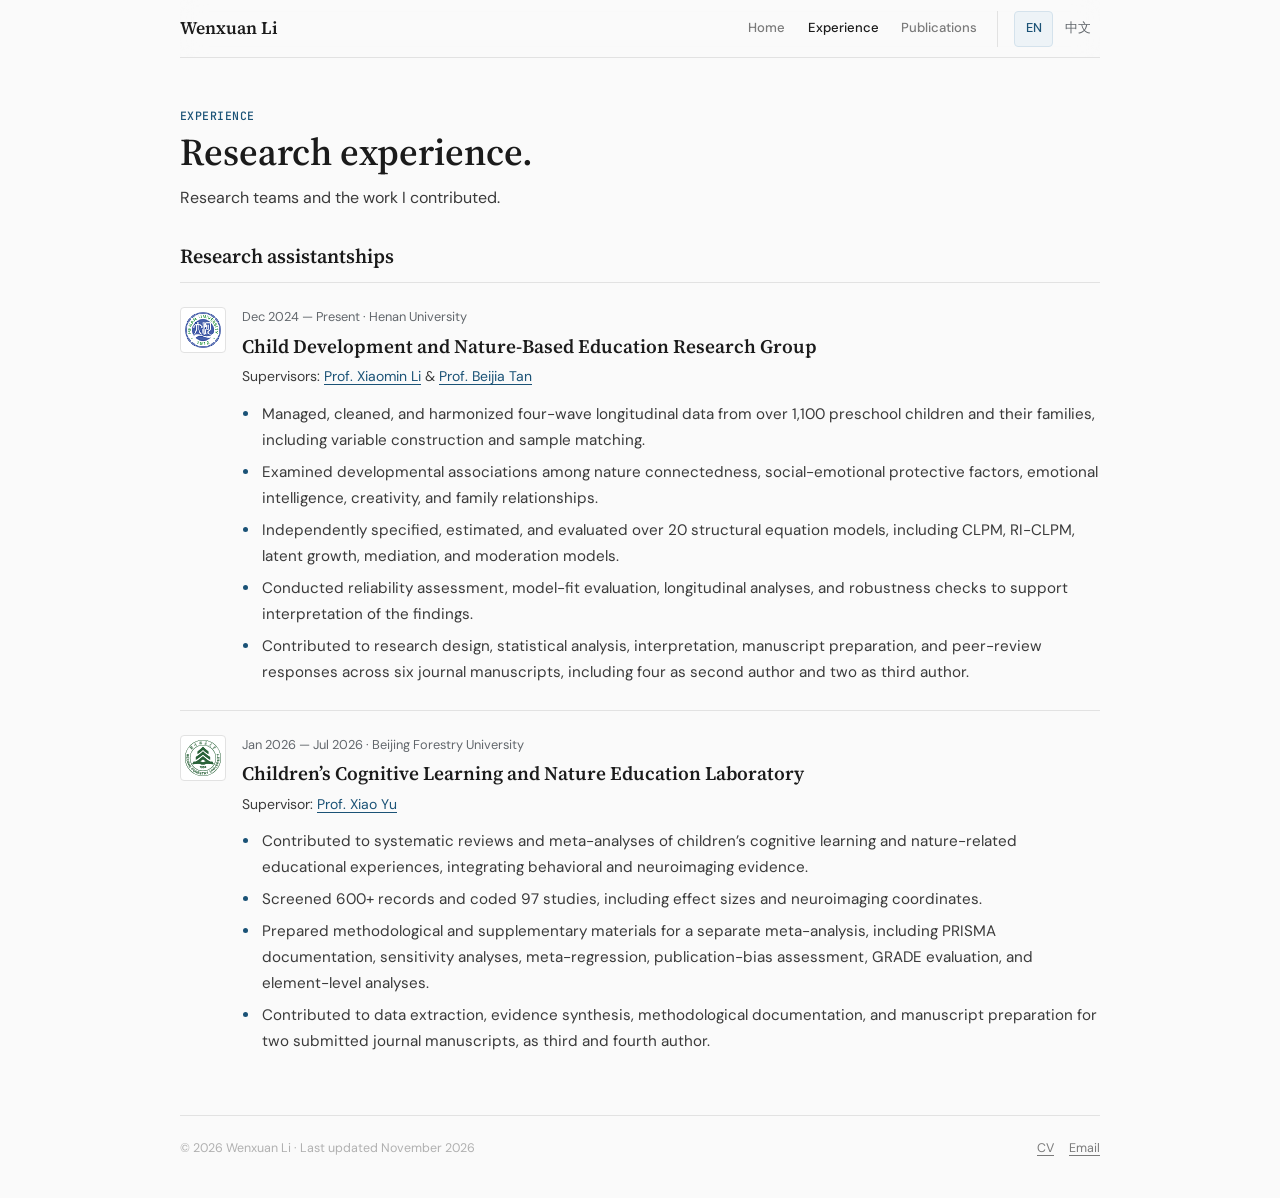
<file: experience.html>
<!doctype html>
<html lang="en">
  <head>
    <meta charset="utf-8">
    <meta name="viewport" content="width=device-width, initial-scale=1">
    <meta name="description" content="Research assistant experience and contributions of Wenxuan Li.">
    <title>Experience — Wenxuan Li</title>
    <link rel="stylesheet" href="styles.css">
    <link rel="stylesheet" href="experience.css">
    <link rel="stylesheet" href="language.css">
    <link rel="preconnect" href="https://fonts.googleapis.com">
    <link rel="preconnect" href="https://fonts.gstatic.com" crossorigin>
    <link href="https://fonts.googleapis.com/css2?family=Source+Serif+4:ital,opsz,wght@0,8..60,300;0,8..60,400;0,8..60,500;0,8..60,600;0,8..60,700;1,8..60,400&family=DM+Sans:ital,opsz,wght@0,9..40,300;0,9..40,400;0,9..40,500;0,9..40,600&family=JetBrains+Mono:wght@300;400;500&display=swap" rel="stylesheet">
    <script src="script.js" defer></script>
    <script src="language.js" defer></script>
  </head>
  <body class="refined-page experience-page">
    <div class="site-shell">
      <header class="site-header">
        <a class="wordmark" href="index.html" aria-label="Wenxuan Li, home"><strong>Wenxuan Li</strong></a>
        <button class="menu-toggle" type="button" aria-expanded="false" aria-controls="site-nav">Menu</button>
        <nav class="site-nav" id="site-nav" aria-label="Primary navigation">
          <a href="index.html">Home</a>
          <a href="experience.html" aria-current="page">Experience</a>
          <a href="publications.html">Publications</a>
        </nav>
        <div class="language-switcher" role="group" aria-label="Language" hidden>
          <button type="button" data-language="en" lang="en" aria-pressed="true">EN</button>
          <button type="button" data-language="zh" lang="zh-CN" aria-pressed="false">中文</button>
        </div>
      </header>

      <main>
        <section class="page-hero">
          <p class="eyebrow">Experience</p>
          <h1 class="page-title">Research experience.</h1>
          <p class="page-deck">Research teams and the work I contributed.</p>
        </section>

        <section class="experience-section" aria-labelledby="groups-title">
          <h2 id="groups-title">Research assistantships</h2>

          <article class="experience-entry experience-role">
            <div class="experience-logo"><img src="assets/logos/henu.png" alt="Henan University logo" loading="lazy"></div>
            <div class="experience-content">
              <p class="experience-meta">Dec 2024 — Present · Henan University</p>
              <h3>Child Development and Nature-Based Education Research Group</h3>
              <p class="experience-supervisors">Supervisors: <a href="https://jykx.henu.edu.cn/info/1080/8782.htm" target="_blank" rel="noopener noreferrer">Prof. Xiaomin Li</a> &amp; <a href="https://jykx.henu.edu.cn/info/1080/8790.htm" target="_blank" rel="noopener noreferrer">Prof. Beijia Tan</a></p>
              <ul class="experience-bullets">
                <li>Managed, cleaned, and harmonized four-wave longitudinal data from over 1,100 preschool children and their families, including variable construction and sample matching.</li>
                <li>Examined developmental associations among nature connectedness, social-emotional protective factors, emotional intelligence, creativity, and family relationships.</li>
                <li>Independently specified, estimated, and evaluated over 20 structural equation models, including CLPM, RI-CLPM, latent growth, mediation, and moderation models.</li>
                <li>Conducted reliability assessment, model-fit evaluation, longitudinal analyses, and robustness checks to support interpretation of the findings.</li>
                <li>Contributed to research design, statistical analysis, interpretation, manuscript preparation, and peer-review responses across six journal manuscripts, including four as second author and two as third author.</li>
              </ul>
            </div>
          </article>

          <article class="experience-entry experience-role">
            <div class="experience-logo"><img src="assets/logos/bfu.svg" alt="Beijing Forestry University logo" loading="lazy"></div>
            <div class="experience-content">
              <p class="experience-meta">Jan 2026 — Jul 2026 · Beijing Forestry University</p>
              <h3>Children’s Cognitive Learning and Nature Education Laboratory</h3>
              <p class="experience-supervisors">Supervisor: <a href="https://renwen.bjfu.edu.cn/szdw/xlxx/xlxfjs/401935.html" target="_blank" rel="noopener noreferrer">Prof. Xiao Yu</a></p>
              <ul class="experience-bullets">
                <li>Contributed to systematic reviews and meta-analyses of children’s cognitive learning and nature-related educational experiences, integrating behavioral and neuroimaging evidence.</li>
                <li>Screened 600+ records and coded 97 studies, including effect sizes and neuroimaging coordinates.</li>
                <li>Prepared methodological and supplementary materials for a separate meta-analysis, including PRISMA documentation, sensitivity analyses, meta-regression, publication-bias assessment, GRADE evaluation, and element-level analyses.</li>
                <li>Contributed to data extraction, evidence synthesis, methodological documentation, and manuscript preparation for two submitted journal manuscripts, as third and fourth author.</li>
              </ul>
            </div>
          </article>
        </section>

      </main>

      <footer class="site-footer">
        <span>© 2026 Wenxuan Li · Last updated November 2026</span>
        <div class="footer-links"><a href="CV.pdf" target="_blank" rel="noopener noreferrer">CV</a><a href="mailto:lwx201621@henu.edu.cn">Email</a></div>
      </footer>
    </div>
  </body>
</html>
</file>
<file: styles.css>
:root {
  --bg: #ffffff;
  --ink: #1f2328;
  --muted: #57606a;
  --line: #e3e6ea;
  --navy: #232d4b;
  --purple: #1a5fb4;
  --pink: #e57200;
  --faint: #8a8e96;
  --venue: #7a2e2e;
  --cream: #fff6eb;
  --lilac: #eef5ff;
  --max: 880px;
  --serif: Georgia, "Times New Roman", "Songti SC", serif;
  --sans: "Helvetica Neue", Arial, sans-serif;
}

* {
  box-sizing: border-box;
}

html {
  scroll-behavior: smooth;
}

body {
  margin: 0;
  color: var(--ink);
  background: var(--bg);
  font-family: var(--serif);
  font-size: 17px;
  line-height: 1.58;
  text-rendering: optimizeLegibility;
}

a {
  color: var(--purple);
}

img {
  max-width: 100%;
}

:focus-visible {
  outline: 2px solid var(--pink);
  outline-offset: 4px;
}

.site-shell {
  width: min(var(--max), calc(100% - 40px));
  margin: 0 auto;
}

.site-header {
  display: flex;
  align-items: center;
  justify-content: space-between;
  min-height: 72px;
  border-bottom: 1px solid var(--line);
}

.wordmark {
  color: var(--ink);
  text-decoration: none;
}

.wordmark strong {
  font: 700 16px/1 var(--sans);
  letter-spacing: 0.12em;
  text-transform: uppercase;
}

.wordmark span {
  display: none;
}

.site-nav {
  display: flex;
  gap: 27px;
}

.site-nav a {
  position: relative;
  padding: 24px 0 20px;
  color: var(--muted);
  font-size: 16px;
  text-decoration: none;
}

.site-nav a::after {
  content: "";
  position: absolute;
  right: 0;
  bottom: 14px;
  left: 0;
  height: 2px;
  background: var(--pink);
  transform: scaleX(0);
  transition: transform 170ms ease;
}

.site-nav a:hover::after,
.site-nav a[aria-current="page"]::after {
  transform: scaleX(1);
}

.site-nav a[aria-current="page"] {
  color: var(--ink);
  font-weight: 700;
}

.menu-toggle {
  display: none;
  border: 0;
  background: transparent;
  color: var(--ink);
  font: 700 12px/1 var(--sans);
  letter-spacing: 0.08em;
  text-transform: uppercase;
}

main {
  min-height: calc(100vh - 190px);
}

.eyebrow {
  margin: 0 0 11px;
  color: var(--pink);
  font: 700 12.5px/1.2 var(--sans);
  letter-spacing: 0.12em;
  text-transform: uppercase;
}

.hero {
  display: grid;
  grid-template-columns: minmax(0, 1fr) 230px;
  gap: 48px;
  align-items: start;
  padding: 54px 0 46px;
}

.hero-copy {
  position: relative;
}

.hero h1 {
  margin: 0 0 11px;
  font-size: clamp(42px, 7vw, 58px);
  font-weight: 700;
  letter-spacing: -0.035em;
  line-height: 1;
  color: var(--navy);
}

.hero h1 span {
  display: inline;
  margin-left: 0.12em;
  color: var(--pink);
}

.pop-note {
  display: inline-block;
  margin: 0 0 18px;
  padding: 4px 8px;
  border-radius: 4px;
  background: var(--cream);
  color: #79674f;
  font: 700 10px/1.3 var(--sans);
  transform: rotate(-1deg);
}

.hero-intro {
  max-width: 570px;
  margin: 26px 0 0;
  font-size: 19px;
  line-height: 1.58;
}

.hero-meta {
  display: flex;
  flex-wrap: wrap;
  gap: 6px 18px;
  margin-top: 22px;
  color: var(--muted);
  font-size: 15px;
}

.hero-links {
  display: flex;
  flex-wrap: wrap;
  gap: 18px;
  margin-top: 22px;
}

.button-link,
.text-link {
  color: var(--purple);
  font-size: 15.5px;
  text-decoration: none;
}

.button-link:hover,
.text-link:hover {
  color: var(--pink);
  text-decoration: underline;
  text-underline-offset: 4px;
}

.button-link::after,
.text-link::after {
  content: " ↗";
}

.hero-portrait {
  position: relative;
  overflow: visible;
}

.hero-portrait img {
  display: block;
  width: 230px;
  height: 230px;
  border-radius: 9px;
  object-fit: cover;
  object-position: center;
  box-shadow: 0 8px 22px rgba(53, 43, 66, 0.12);
}

.portrait-note,
.portrait-star {
  display: none;
}

.fact-grid {
  display: grid;
  grid-template-columns: repeat(4, 1fr);
  border-top: 1px solid var(--line);
  border-bottom: 1px solid var(--line);
}

.fact {
  padding: 20px 18px 22px 0;
}

.fact + .fact {
  padding-left: 18px;
  border-left: 1px solid var(--line);
}

.fact-index {
  display: block;
  margin-bottom: 10px;
  color: var(--muted);
  font: 700 9px/1.2 var(--sans);
  letter-spacing: 0.08em;
  text-transform: uppercase;
}

.fact strong {
  display: block;
  color: var(--ink);
  font-size: 27px;
  line-height: 1.05;
}

.fact span:last-child {
  display: block;
  margin-top: 6px;
  color: var(--muted);
  font-size: 12px;
  line-height: 1.35;
}

.section-block {
  padding: 55px 0 8px;
}

.section-heading {
  margin-bottom: 20px;
}

.section-heading h2,
.page-title {
  margin: 0;
  color: var(--navy);
  font-size: 31px;
  font-weight: 700;
  letter-spacing: -0.02em;
  line-height: 1.15;
}

.section-heading h2 br,
.page-title br {
  display: none;
}

.section-heading p {
  max-width: 720px;
  margin: 8px 0 0;
  color: var(--muted);
  font-size: 17px;
}

.home-about {
  padding-top: 48px;
}

.about-intro {
  padding: 20px 0 28px;
  border-top: 1px solid var(--line);
  border-bottom: 1px solid var(--line);
}

.about-lead {
  max-width: 650px;
  margin: 0 0 20px;
  font-size: 23px;
  font-weight: 700;
  line-height: 1.42;
}

.about-columns {
  display: grid;
  grid-template-columns: repeat(2, 1fr);
  gap: 34px;
}

.about-columns p {
  margin: 0;
  color: var(--muted);
  font-size: 16.5px;
}

.skills-grid {
  display: grid;
  grid-template-columns: repeat(3, 1fr);
  gap: 30px;
  padding-top: 18px;
  border-top: 1px solid var(--line);
}

.skill-group h3,
.direction h3 {
  margin: 0 0 11px;
  font-size: 18px;
}

.plain-list {
  margin: 0;
  padding: 0;
  list-style: none;
}

.plain-list li {
  padding: 5px 0;
  color: var(--muted);
  font-size: 15.5px;
  line-height: 1.45;
}

.direction-list {
  display: grid;
  grid-template-columns: repeat(2, 1fr);
  gap: 36px;
  padding-top: 18px;
  border-top: 1px solid var(--line);
}

.direction {
  position: relative;
}

.direction .number {
  color: var(--pink);
  font: 700 10px/1 var(--sans);
  letter-spacing: 0.08em;
}

.direction h3 {
  margin-top: 12px;
  font-size: 19px;
}

.direction p {
  margin: 0;
  color: var(--muted);
  font-size: 14px;
}

.research-list {
  border-top: 1px solid var(--line);
}

.research-item {
  display: grid;
  grid-template-columns: 175px minmax(0, 1fr);
  gap: 34px;
  padding: 27px 0 30px;
  border-bottom: 1px solid var(--line);
}

.research-meta {
  color: var(--muted);
  font: 700 11.5px/1.55 var(--sans);
  letter-spacing: 0.06em;
  text-transform: uppercase;
}

.research-meta span {
  display: block;
}

.research-meta span:first-child {
  margin-bottom: 7px;
  color: var(--pink);
}

.research-item h3 {
  max-width: 650px;
  margin: 0 0 9px;
  color: var(--navy);
  font-size: 20px;
  line-height: 1.35;
}

.research-item p {
  margin: 0;
  color: var(--muted);
  font-size: 16.5px;
}

.research-item a {
  display: inline-block;
  margin-top: 10px;
  font-size: 15px;
  text-decoration: none;
}

.research-item a:hover {
  color: var(--pink);
  text-decoration: underline;
  text-underline-offset: 3px;
}

.research-visuals {
  display: grid;
  grid-template-columns: repeat(2, minmax(0, 1fr));
  gap: 16px;
  margin-top: 24px;
  align-items: start;
}

.research-figure {
  margin: 0;
}

.research-figure a {
  display: block;
  margin: 0;
}

.research-figure img {
  display: block;
  width: 100%;
  height: 220px;
  border: 1px solid var(--line);
  background: #fff;
  object-fit: contain;
}

.research-figure a:hover img {
  border-color: var(--pink);
}

.research-figure figcaption {
  margin-top: 8px;
  color: var(--muted);
  font-size: 13px;
  line-height: 1.45;
}

.page-hero {
  padding: 50px 0 30px;
}

.page-deck {
  max-width: 680px;
  margin: 9px 0 0;
  color: var(--muted);
  font-size: 17px;
}

.timeline {
  padding: 5px 0 52px;
  counter-reset: role;
}

.role {
  counter-increment: role;
  display: grid;
  grid-template-columns: 150px minmax(0, 1fr);
  gap: 34px;
  padding: 30px 0 32px;
  border-top: 1px solid var(--line);
}

.role-meta::before {
  content: "0" counter(role);
  display: block;
  margin-bottom: 10px;
  color: var(--pink);
  font: 700 10px/1 var(--sans);
}

.role-meta time,
.role-meta span {
  display: block;
  color: var(--muted);
  font: 700 12px/1.55 var(--sans);
  letter-spacing: 0.05em;
  text-transform: uppercase;
}

.role-body h2 {
  margin: 0;
  color: var(--navy);
  font-size: 22px;
  line-height: 1.25;
}

.role-body .affiliation {
  margin: 5px 0 0;
  color: var(--muted);
  font-size: 14.5px;
}

.mentor-link {
  color: var(--purple);
  font-weight: 700;
  text-decoration-thickness: 1px;
  text-underline-offset: 3px;
}

.mentor-link::after {
  content: " ↗";
  font-family: var(--sans);
  font-size: 9px;
}

.role-details {
  display: grid;
  grid-template-columns: 0.72fr 1.28fr;
  gap: 30px;
  margin-top: 20px;
}

.role-details h3 {
  margin: 0 0 7px;
  color: var(--muted);
  font: 700 11.5px/1 var(--sans);
  letter-spacing: 0.08em;
  text-transform: uppercase;
}

.role-details p,
.role-details li {
  color: var(--muted);
  font-size: 15.5px;
}

.role-details p {
  margin: 0;
}

.role-details ul {
  margin: 0;
  padding-left: 17px;
}

.role-details li + li {
  margin-top: 7px;
}

.publication-summary {
  display: grid;
  grid-template-columns: repeat(3, 1fr);
  margin: 2px 0 0;
  padding: 14px 0;
  border-top: 1px solid var(--line);
  border-bottom: 1px solid var(--line);
}

.publication-summary div + div {
  padding-left: 22px;
  border-left: 1px solid var(--line);
}

.publication-summary strong {
  color: var(--pink);
  font-size: 27px;
}

.publication-summary span {
  display: block;
  color: var(--muted);
  font: 700 11.5px/1.35 var(--sans);
  letter-spacing: 0.07em;
  text-transform: uppercase;
}

.pub-section {
  padding: 42px 0 0;
}

.pub-section:last-of-type {
  padding-bottom: 54px;
}

.pub-section h2 {
  margin: 0 0 8px;
  color: var(--navy);
  font: 700 15px/1.2 var(--sans);
  letter-spacing: 0.12em;
  text-transform: uppercase;
}

.pub-list {
  margin: 0;
  padding: 0;
  border-top: 1px solid var(--line);
  list-style: none;
}

.pub-item {
  display: grid;
  grid-template-columns: 92px minmax(0, 1fr) 145px;
  gap: 24px;
  padding: 22px 0 24px;
  border-bottom: 1px solid var(--line);
}

.pub-year,
.pub-venue {
  color: var(--muted);
  font: 700 12.5px/1.55 var(--sans);
  letter-spacing: 0.04em;
  text-transform: uppercase;
}

.pub-main h3 {
  margin: 0;
  color: var(--navy);
  font-size: 18px;
  line-height: 1.35;
}

.pub-main h3 a {
  color: var(--ink);
  text-decoration-color: var(--pink);
  text-underline-offset: 3px;
}

.pub-main h3 a:hover {
  color: var(--purple);
}

.pub-authors,
.pub-note {
  margin: 6px 0 0;
  color: var(--muted);
  font-size: 14px;
}

.status {
  display: inline-block;
  margin-top: 8px;
  padding: 3px 7px;
  border-radius: 999px;
  background: #f2f3f5;
  color: var(--muted);
  font: 700 11px/1.2 var(--sans);
  letter-spacing: 0.06em;
  text-transform: uppercase;
}

.status.published {
  background: var(--cream);
  color: var(--venue);
}

.status.accepted {
  background: #edf7ef;
  color: #2f6f44;
}

.status.under-review {
  background: var(--lilac);
  color: var(--purple);
}

.status.submitted {
  background: #f8eeee;
  color: var(--venue);
}

.about-layout {
  display: grid;
  grid-template-columns: 250px minmax(0, 1fr);
  gap: 52px;
  padding: 8px 0 54px;
}

.about-image {
  position: sticky;
  top: 25px;
  align-self: start;
  margin: 0;
}

.about-image img {
  display: block;
  width: 250px;
  height: 310px;
  border-radius: 9px;
  object-fit: cover;
  object-position: center;
  box-shadow: 0 8px 22px rgba(53, 43, 66, 0.1);
}

.about-image figcaption {
  display: flex;
  justify-content: space-between;
  margin-top: 7px;
  color: var(--muted);
  font: 700 8px/1.3 var(--sans);
  letter-spacing: 0.07em;
  text-transform: uppercase;
}

.about-copy .lead {
  margin: 0 0 22px;
  font-size: 24px;
  font-weight: 700;
  line-height: 1.35;
}

.about-copy p {
  margin: 0 0 19px;
}

.music-sticker {
  float: right;
  width: 160px;
  margin: 0 0 16px 24px;
  padding: 13px 15px;
  border: 1px solid #eadfea;
  border-radius: 8px;
  background: var(--lilac);
}

.music-sticker span {
  display: block;
  color: var(--purple);
  font: 700 8px/1 var(--sans);
  letter-spacing: 0.08em;
  text-transform: uppercase;
}

.music-sticker strong {
  display: block;
  margin-top: 7px;
  font-size: 14px;
}

.music-sticker i {
  color: var(--pink);
}

.aside-note {
  margin: 28px 0;
  padding: 12px 16px;
  border-left: 3px solid var(--pink);
  background: var(--cream);
  font-size: 18px;
}

.small-label {
  margin: 38px 0 9px;
  color: var(--ink);
  font: 700 11px/1.2 var(--sans);
  letter-spacing: 0.1em;
  text-transform: uppercase;
}

.currently-list {
  margin: 0;
  padding: 0;
  border-top: 1px solid var(--line);
  list-style: none;
}

.currently-list li {
  display: grid;
  grid-template-columns: 120px 1fr;
  gap: 18px;
  padding: 10px 0;
  border-bottom: 1px solid var(--line);
  font-size: 13px;
}

.currently-list span:first-child {
  color: var(--purple);
  font: 700 8px/1.4 var(--sans);
  letter-spacing: 0.07em;
  text-transform: uppercase;
}

.site-footer {
  display: flex;
  justify-content: space-between;
  gap: 24px;
  padding: 23px 0 34px;
  border-top: 1px solid var(--line);
  color: var(--muted);
  font-size: 13px;
}

.footer-links {
  display: flex;
  gap: 15px;
}

.footer-links a {
  color: var(--purple);
  text-underline-offset: 3px;
}

.reveal {
  opacity: 1;
  transform: none;
}

.reveal.is-visible {
  opacity: 1;
  transform: none;
}

@media (prefers-reduced-motion: reduce) {
  html {
    scroll-behavior: auto;
  }

  .reveal {
    opacity: 1;
    transform: none;
    transition: none;
  }
}

@media (max-width: 720px) {
  .site-shell {
    width: min(100% - 28px, var(--max));
  }

  .site-header {
    position: relative;
    min-height: 62px;
  }

  .menu-toggle {
    display: block;
  }

  .site-nav {
    position: absolute;
    z-index: 10;
    top: 62px;
    right: 0;
    left: 0;
    display: none;
    padding: 10px 0;
    border-bottom: 1px solid var(--line);
    background: white;
  }

  .site-nav.is-open {
    display: grid;
  }

  .site-nav a {
    padding: 9px 0;
  }

  .site-nav a::after {
    display: none;
  }

  .hero {
    grid-template-columns: 1fr;
    gap: 28px;
  }

  .hero-portrait {
    grid-row: 1;
  }

  .hero-portrait img {
    width: 150px;
    height: 150px;
  }

  .fact-grid {
    grid-template-columns: repeat(2, 1fr);
  }

  .fact:nth-child(3) {
    border-left: 0;
  }

  .fact:nth-child(-n + 2) {
    border-bottom: 1px solid var(--line);
  }

  .skills-grid,
  .direction-list {
    grid-template-columns: 1fr;
    gap: 22px;
  }

  .about-columns {
    grid-template-columns: 1fr;
    gap: 16px;
  }

  .research-item {
    grid-template-columns: 125px minmax(0, 1fr);
    gap: 24px;
  }

  .research-visuals {
    grid-template-columns: 1fr;
  }

  .research-figure img {
    height: 220px;
    max-height: none;
  }

  .role {
    grid-template-columns: 1fr;
    gap: 14px;
  }

  .role-details {
    grid-template-columns: 1fr;
    gap: 18px;
  }

  .pub-item {
    grid-template-columns: 70px minmax(0, 1fr);
  }

  .pub-venue {
    grid-column: 2;
  }

  .about-layout {
    grid-template-columns: 1fr;
    gap: 30px;
  }

  .about-image {
    position: static;
  }
}

@media (max-width: 480px) {
  body {
    font-size: 17px;
  }

  .hero {
    padding-top: 38px;
  }

  .hero h1 {
    font-size: 44px;
  }

  .hero-intro {
    font-size: 18px;
  }

  .fact {
    padding: 16px 12px;
  }

  .fact + .fact {
    padding-left: 12px;
  }

  .page-hero {
    padding-top: 38px;
  }

  .publication-summary div + div {
    padding-left: 12px;
  }

  .publication-summary strong {
    font-size: 23px;
  }

  .pub-item {
    grid-template-columns: 1fr;
    gap: 7px;
  }

  .pub-venue {
    grid-column: 1;
  }

  .music-sticker {
    float: none;
    width: 100%;
    margin: 0 0 20px;
  }

  .currently-list li {
    grid-template-columns: 1fr;
    gap: 3px;
  }

  .research-item {
    grid-template-columns: 1fr;
    gap: 8px;
  }

  .site-footer {
    flex-direction: column;
  }
}

/* --- news section (Sep 2026) --- */
.news-section {
  padding: 46px 0 6px;
}
.news-section .section-heading {
  margin-bottom: 14px;
}
.news-list {
  margin: 0;
  padding: 0;
  border-top: 1px solid var(--line);
  list-style: none;
}
.news-item {
  display: grid;
  grid-template-columns: 150px minmax(0, 1fr);
  gap: 22px;
  padding: 15px 0;
  border-bottom: 1px solid var(--line);
}
.news-date {
  padding-top: 3px;
  color: var(--purple);
  font: 700 11px/1.5 var(--sans);
  letter-spacing: 0.06em;
  text-transform: uppercase;
}
.news-text {
  margin: 0;
  color: var(--muted);
  font-size: 15.5px;
  line-height: 1.55;
}
.news-text strong {
  color: var(--ink);
}
@media (max-width: 720px) {
  .news-item {
    grid-template-columns: 1fr;
    gap: 4px;
  }
}

/* ============ interactivity layer ============ */

/* scroll reveal: only hidden when JS is on */
html.js .reveal {
  opacity: 0;
  transform: translateY(14px);
  transition: opacity 0.65s ease, transform 0.65s ease;
}

html.js .reveal.is-visible {
  opacity: 1;
  transform: none;
}

html.js .reveal-inner {
  opacity: 0;
  transform: translateY(12px);
  transition: opacity 0.6s ease, transform 0.6s ease;
}

html.js .reveal-inner.is-visible {
  opacity: 1;
  transform: none;
}

@media (prefers-reduced-motion: reduce) {
  html.js .reveal,
  html.js .reveal-inner {
    opacity: 1;
    transform: none;
    transition: none;
  }
}

/* publication filter */
.pub-filter {
  display: flex;
  flex-wrap: wrap;
  gap: 8px;
  margin: 26px 0 0;
  padding-bottom: 4px;
}

.pub-filter-btn {
  border: 1px solid var(--line);
  border-radius: 999px;
  background: #fff;
  color: var(--muted);
  cursor: pointer;
  padding: 6px 13px;
  font: 600 11px/1.3 var(--sans);
  letter-spacing: 0.08em;
  text-transform: uppercase;
  transition: border-color 180ms ease, color 180ms ease, background 180ms ease, transform 120ms ease;
}

.pub-filter-btn:hover {
  border-color: var(--pink);
  color: var(--ink);
}

.pub-filter-btn.is-active {
  background: var(--ink);
  border-color: var(--ink);
  color: #fff;
}

.pub-filter-btn:active {
  transform: scale(0.96);
}

.pub-filter-btn .count {
  display: inline-block;
  margin-left: 4px;
  color: var(--faint);
  font-size: 10px;
}

.pub-filter-btn.is-active .count {
  color: rgba(255, 255, 255, 0.65);
}

.pub-section.is-filtered-out {
  display: none;
}

.pub-empty {
  display: none;
  margin: 34px 0 10px;
  padding: 26px 20px;
  border: 1px dashed var(--line);
  color: var(--muted);
  font-size: 15px;
  text-align: center;
}

.pub-empty.is-shown {
  display: block;
}

/* lightbox */
.lightbox {
  position: fixed;
  inset: 0;
  z-index: 60;
  display: flex;
  align-items: center;
  justify-content: center;
  background: rgba(13, 15, 19, 0.9);
  opacity: 0;
  visibility: hidden;
  transition: opacity 220ms ease, visibility 220ms ease;
  padding: 24px;
}

.lightbox.is-open {
  opacity: 1;
  visibility: visible;
}

.lightbox figure {
  margin: 0;
  max-width: min(1040px, 92vw);
  text-align: center;
}

.lightbox img {
  display: block;
  max-width: 100%;
  max-height: 82vh;
  margin: 0 auto;
  background: #fff;
  border-radius: 4px;
  box-shadow: 0 24px 70px rgba(0, 0, 0, 0.5);
}

.lightbox figcaption {
  margin-top: 14px;
  color: rgba(255, 255, 255, 0.85);
  font-size: 14px;
}

.lightbox-close {
  position: absolute;
  top: 18px;
  right: 22px;
  border: 0;
  background: transparent;
  color: #fff;
  font-size: 30px;
  line-height: 1;
  cursor: pointer;
  padding: 6px;
  opacity: 0.85;
  transition: opacity 160ms ease, transform 160ms ease;
}

.lightbox-close:hover {
  opacity: 1;
  transform: rotate(90deg);
}

.lightbox-nav {
  position: absolute;
  top: 50%;
  transform: translateY(-50%);
  border: 0;
  background: transparent;
  color: #fff;
  cursor: pointer;
  font-size: 34px;
  line-height: 1;
  padding: 12px;
  opacity: 0.7;
  transition: opacity 160ms ease;
}

.lightbox-nav:hover {
  opacity: 1;
}

.lightbox-prev {
  left: 14px;
}

.lightbox-next {
  right: 14px;
}

/* hover micro-motion */
.research-item h3 a,
.pub-main h3 a {
  background-image: linear-gradient(var(--pink), var(--pink));
  background-repeat: no-repeat;
  background-position: 0 100%;
  background-size: 0% 2px;
  transition: background-size 260ms ease, color 180ms ease;
}

.research-item h3 a:hover,
.pub-main h3 a:hover {
  background-size: 100% 2px;
}

.research-figure img {
  transition: transform 320ms cubic-bezier(0.22, 0.61, 0.36, 1), border-color 240ms ease, box-shadow 240ms ease;
}

.research-figure a:hover img {
  transform: translateY(-3px) scale(1.012);
  box-shadow: 0 14px 30px rgba(31, 38, 50, 0.12);
}

.pub-item {
  transition: background 200ms ease, opacity 260ms ease;
}

.pub-item.is-filtered-out {
  display: none;
}

.role,
.news-item {
  transition: background 200ms ease;
}

.button-link,
.text-link {
  transition: color 180ms ease, border-color 180ms ease, transform 140ms ease;
}

.button-link:active,
.text-link:active {
  transform: scale(0.97);
}

/* ============ at-a-glance stats (home) ============ */
.at-glance {
  padding: 6px 0 64px;
}

.at-glance .section-heading {
  margin-bottom: 22px;
}

.stat-strip {
  display: grid;
  grid-template-columns: repeat(4, 1fr);
  gap: 1px;
  margin-bottom: 18px;
  background: var(--line);
  border: 1px solid var(--line);
}

.stat-cell {
  padding: 22px 24px 20px;
  background: #fff;
}

.stat-cell strong {
  display: block;
  color: var(--navy);
  font-family: var(--serif);
  font-size: 44px;
  font-weight: 700;
  line-height: 1;
}

.stat-cell span {
  display: block;
  margin-top: 8px;
  color: var(--muted);
  font: 700 11px/1.5 var(--sans);
  letter-spacing: 0.09em;
  text-transform: uppercase;
}

.stat-cell .hint {
  margin-top: 3px;
  color: var(--pink);
  font: 700 10px/1.3 var(--sans);
  letter-spacing: 0.05em;
  text-transform: uppercase;
}

.glance-grid {
  display: grid;
  grid-template-columns: 1.15fr 0.85fr;
  gap: 18px;
}

.glance-card {
  padding: 20px 22px;
  border: 1px solid var(--line);
  border-radius: 6px;
  background: #fff;
}

.glance-card h3 {
  margin: 0 0 14px;
  font: 700 11.5px/1.2 var(--sans);
  letter-spacing: 0.12em;
  text-transform: uppercase;
  color: var(--muted);
}

.pipeline {
  display: flex;
  height: 26px;
  border-radius: 4px;
  overflow: hidden;
  font: 700 10px/26px var(--sans);
}

.pipeline span {
  text-align: center;
  white-space: nowrap;
  overflow: hidden;
}

.pipeline .seg-published {
  background: var(--navy);
  color: #fff;
}

.pipeline .seg-review {
  background: var(--lilac);
  color: var(--purple);
}

.pipeline .seg-submitted {
  background: var(--cream);
  color: var(--venue);
}

.pipeline-legend {
  display: flex;
  flex-wrap: wrap;
  gap: 8px 18px;
  margin-top: 12px;
}

.pipeline-legend li {
  display: flex;
  align-items: center;
  gap: 6px;
  color: var(--muted);
  font-size: 13px;
  list-style: none;
}

.pipeline-legend i {
  width: 9px;
  height: 9px;
  border-radius: 2px;
  display: inline-block;
}

.legend-published {
  background: var(--navy);
}

.legend-review {
  background: var(--purple);
}

.legend-submitted {
  background: var(--venue);
}

.data-list {
  margin: 0;
  padding: 0;
  list-style: none;
}

.data-list li {
  display: grid;
  grid-template-columns: 120px 1fr;
  gap: 14px;
  padding: 9px 0;
  border-top: 1px solid var(--line);
  font-size: 14px;
}

.data-list li:first-child {
  border-top: 0;
}

.data-list .dname {
  color: var(--purple);
  font: 700 10.5px/1.5 var(--sans);
  letter-spacing: 0.08em;
  text-transform: uppercase;
}

.data-list .ddesc {
  color: var(--muted);
}

.data-list .ddesc strong {
  color: var(--ink);
}

/* ============ open source / github section ============ */
.tools-section {
  padding: 8px 0 64px;
}

.tools-section .section-heading {
  margin-bottom: 24px;
}

.tool-card {
  display: grid;
  grid-template-columns: 150px minmax(0, 1fr);
  gap: 34px;
  padding: 26px 0 30px;
  border-top: 1px solid var(--line);
  border-bottom: 1px solid var(--line);
}

.tool-meta {
  color: var(--faint);
  font: 700 10.5px/1.7 var(--sans);
  letter-spacing: 0.16em;
  text-transform: uppercase;
}

.tool-meta span {
  display: block;
}

.tool-meta span:first-child {
  margin-bottom: 8px;
  color: var(--pink);
  font-family: var(--serif);
  font-size: 30px;
  letter-spacing: 0;
  text-transform: none;
}

.tool-body h3 {
  margin: 0 0 10px;
  color: var(--navy);
  font-family: var(--serif);
  font-size: clamp(20px, 2.6vw, 24px);
  font-weight: 700;
  line-height: 1.3;
}

.tool-body p {
  margin: 0 0 12px;
  color: var(--muted);
  font-size: 15.5px;
}

.tool-tags {
  display: flex;
  flex-wrap: wrap;
  gap: 7px;
  margin: 10px 0 0;
  padding: 0;
  list-style: none;
}

.tool-tags li {
  padding: 3px 9px;
  border-radius: 999px;
  background: var(--lilac);
  color: var(--purple);
  font: 700 11px/1.3 var(--sans);
  letter-spacing: 0.04em;
}

@media (max-width: 780px) {
  .stat-strip {
    grid-template-columns: repeat(2, 1fr);
  }

  .glance-grid,
  .tool-card {
    grid-template-columns: 1fr;
    gap: 10px;
  }

  .stat-cell {
    padding: 16px 16px 14px;
  }

  .stat-cell strong {
    font-size: 34px;
  }
}

/* single research figure spans full width */
.research-visuals--single {
  grid-template-columns: minmax(0, 1fr);
}

.research-visuals--single .research-figure img {
  height: auto;
  max-height: 460px;
  object-fit: contain;
}

.research-visuals--single .research-figure figcaption {
  text-align: center;
}

/* ============ page ornaments (experience & publications) ============ */
.page-hero {
  position: relative;
}

.page-hero .page-title {
  max-width: 640px;
}

.page-hero .page-title::after {
  content: "";
  display: block;
  width: 44px;
  height: 3px;
  margin-top: 18px;
  background: var(--pink);
}

.page-deck {
  border-left: 2px solid var(--pink);
  padding-left: 16px;
}

/* experience: pull the "The question" into a quote-like block, refine bullets */
.role-details > div:first-child {
  position: relative;
  padding-left: 16px;
  border-left: 2px solid var(--lilac);
}

.role-details > div:first-child h3 {
  color: var(--purple);
}

.role-details ul {
  list-style: none;
  padding-left: 0;
}

.role-details li {
  position: relative;
  padding-left: 18px;
}

.role-details li::before {
  content: "";
  position: absolute;
  left: 0;
  top: 0.68em;
  width: 7px;
  height: 1px;
  background: var(--pink);
}

.role-meta time {
  display: inline-flex;
  align-items: center;
  gap: 8px;
}

.role-meta time::before {
  content: "";
  width: 7px;
  height: 7px;
  background: var(--pink);
  transform: rotate(45deg);
  flex: none;
}

/* publications: numbered section titles + item guide line */
main {
  counter-reset: pubsec;
}

.pub-section > h2 {
  display: flex;
  align-items: baseline;
  gap: 10px;
}

.pub-section > h2::after {
  counter-increment: pubsec;
  content: "0" counter(pubsec);
  color: var(--faint);
  font: 600 12px/1 var(--sans);
  letter-spacing: 0.08em;
}

.pub-item .pub-year {
  display: flex;
  flex-direction: column;
  gap: 6px;
}

.pub-item .pub-year::before {
  content: "";
  width: 18px;
  height: 2px;
  background: var(--pink);
}

/* ============ 
/* ============ refined academic theme (home page only) ============ */
body.refined-page {
  --ink: #1b1b1b;
  --body: #3a3a3a;
  --muted: #7a7a7a;
  --faint: #b0b0b0;
  --rule: #e2e2e2;
  --bg: #fafafa;
  --card: #ffffff;
  --accent: #1a5276;
  --accent-hover: #154360;
  --highlight: #d4e6f1;
  --serif: "Source Serif 4", Georgia, "Times New Roman", serif;
  --sans: "DM Sans", "Helvetica Neue", Arial, sans-serif;
  --mono: "JetBrains Mono", "Courier New", monospace;
  background: var(--bg);
  color: var(--body);
  font-family: var(--sans);
  line-height: 1.7;
}

body.refined-page ::selection {
  background: var(--highlight);
  color: var(--ink);
}

body.refined-page .site-shell {
  width: min(920px, calc(100% - 48px));
}

/* sticky translucent nav */
body.refined-page .site-header {
  position: sticky;
  top: 0;
  z-index: 100;
  display: flex;
  align-items: center;
  justify-content: space-between;
  min-height: 58px;
  border-bottom: 1px solid var(--rule);
  background: rgba(250, 250, 250, 0.86);
  backdrop-filter: blur(12px);
  -webkit-backdrop-filter: blur(12px);
}

body.refined-page .wordmark strong {
  font-family: var(--serif);
  font-size: 1.1rem;
  font-weight: 600;
  letter-spacing: 0;
  text-transform: none;
  color: var(--ink);
}

body.refined-page .wordmark span {
  display: none;
}

body.refined-page .site-nav {
  gap: 1.4rem;
}

body.refined-page .site-nav a {
  padding: 0;
  font-family: var(--sans);
  font-size: 0.82rem;
  font-weight: 500;
  letter-spacing: 0;
  text-transform: none;
  color: var(--muted);
}

body.refined-page .site-nav a::after {
  display: none;
}

body.refined-page .site-nav a:hover,
body.refined-page .site-nav a[aria-current="page"] {
  color: var(--ink);
}

/* hero */
body.refined-page .hero {
  display: flex;
  grid-template-columns: none;
  gap: 2.5rem;
  align-items: stretch;
  padding: 3.6rem 0 1.6rem;
}

body.refined-page .hero-copy {
  display: flex;
  flex-direction: column;
  flex: 1;
  min-width: 0;
  padding-top: 0;
  position: static;
}

body.refined-page .hero-portrait {
  order: -1;
  flex: none;
  margin: 0;
  position: relative;
}

body.refined-page .hero-portrait img {
  width: 216px;
  height: 216px;
  border-radius: 50%;
  object-fit: cover;
  object-position: 32% center;
  border: 0;
  filter: none;
  box-shadow: 0 4px 24px rgba(0, 0, 0, 0.06);
}

body.refined-page .portrait-note,
body.refined-page .portrait-star {
  display: none;
}

body.refined-page .hero .eyebrow,
body.refined-page .eyebrow {
  margin-bottom: 0.5rem;
  font-family: var(--mono);
  font-size: 0.72rem;
  font-weight: 500;
  letter-spacing: 0.04em;
  text-transform: uppercase;
  color: var(--accent);
}

body.refined-page .hero h1 {
  margin: 0 0 0.25rem;
  font-family: var(--serif);
  font-size: clamp(34px, 4.6vw, 44px);
  font-weight: 600;
  line-height: 1.15;
  letter-spacing: -0.01em;
  color: var(--ink);
}

body.refined-page .hero h1 span {
  color: var(--ink);
  font-style: normal;
}

body.refined-page .hero-intro {
  max-width: none;
  margin: 0.9rem 0 0;
  font-size: 0.95rem;
  font-weight: 400;
  line-height: 1.7;
  color: var(--body);
}

body.refined-page .hero-intro a {
  color: var(--accent);
  text-underline-offset: 3px;
}

body.refined-page .hero-meta {
  gap: 0.15rem 0;
  flex-direction: column;
  margin-top: 0.75rem;
  font-family: var(--sans);
  font-size: 0.88rem;
  letter-spacing: 0;
  text-transform: none;
  color: var(--muted);
}

body.refined-page .hero-meta span {
  background: none;
  border: 0;
  padding: 0;
  border-radius: 0;
}

body.refined-page .hero-meta span + span::before {
  content: none;
}

body.refined-page .hero-links {
  gap: 0.45rem;
  margin-top: 1.1rem;
}

body.refined-page .button-link,
body.refined-page .button-link.secondary {
  padding: 0.3rem 0.7rem;
  border: 1px solid var(--rule);
  border-radius: 6px;
  background: var(--card);
  color: var(--muted);
  font-family: var(--sans);
  font-size: 0.78rem;
  font-weight: 500;
  letter-spacing: 0;
  text-transform: none;
  box-shadow: none;
  transition: border-color 0.2s, color 0.2s, box-shadow 0.2s;
}

body.refined-page .button-link::after,
body.refined-page .button-link.secondary::after {
  content: "";
}

body.refined-page .button-link:hover,
body.refined-page .button-link.secondary:hover {
  border-color: var(--accent);
  color: var(--accent);
  background: var(--card);
  box-shadow: 0 2px 8px rgba(26, 82, 118, 0.08);
  transform: none;
}

/* sections */
body.refined-page .section-block,
body.refined-page .at-glance,
body.refined-page .news-section {
  padding: 2.1rem 0;
  border-top: 1px solid var(--rule);
}

body.refined-page .section-heading {
  display: block;
  padding: 0;
  margin-bottom: 1.2rem;
  border: 0;
}

body.refined-page .section-heading h2,
body.refined-page .page-title {
  font-family: var(--serif);
  font-size: 1.45rem;
  font-weight: 600;
  letter-spacing: 0;
  text-transform: none;
  color: var(--ink);
}

body.refined-page .section-heading p {
  max-width: 700px;
  margin: 0.5rem 0 0;
  font-size: 0.88rem;
  color: var(--muted);
}

/* at-a-glance: quiet mono stats row */
body.refined-page .at-glance {
  padding: 1.6rem 0;
}

body.refined-page .glance-head {
  display: block;
  margin-bottom: 0.9rem;
}

body.refined-page .stat-strip {
  display: grid;
  grid-template-columns: repeat(4, 1fr);
  gap: 1rem;
  border: 0;
}

body.refined-page .stat-cell {
  padding: 0;
  border: 0;
  border-left: 1px solid var(--rule);
  padding-left: 1rem;
  background: none;
  transform: none;
  box-shadow: none;
}

body.refined-page .stat-cell:first-child {
  border-left: 0;
  padding-left: 0;
}

body.refined-page .stat-cell strong {
  font-family: var(--serif);
  font-size: 1.75rem;
  font-weight: 600;
  line-height: 1.1;
  color: var(--ink);
}

body.refined-page .stat-cell span {
  margin-top: 0.15rem;
  font-family: var(--mono);
  font-size: 0.66rem;
  font-weight: 500;
  letter-spacing: 0.02em;
  text-transform: uppercase;
  color: var(--muted);
}

body.refined-page .stat-cell .hint {
  color: var(--accent);
  font-size: 0.66rem;
}

/* news */
body.refined-page .news-window {
  position: relative;
  overflow-x: hidden;
  overflow-y: auto;
  max-height: 25rem;
  overscroll-behavior-y: contain;
  scrollbar-width: thin;
  scrollbar-color: #b9c9d3 transparent;
  scrollbar-gutter: stable;
}

body.refined-page .news-window.is-sized {
  max-height: none;
}

body.refined-page .news-list {
  border-top: 0;
  padding-right: 0.6rem;
}

body.refined-page .news-item {
  display: flex;
  gap: 1rem;
  align-items: flex-start;
  padding: 0.85rem 0;
  border-bottom: 0;
  font-size: 0.88rem;
}

body.refined-page .news-item + .news-item {
  border-top: 1px solid #f0f0f0;
}

body.refined-page .news-date {
  flex: none;
  width: 78px;
  padding-top: 0.2rem;
  font-family: var(--mono);
  font-size: 0.73rem;
  letter-spacing: 0;
  text-transform: none;
  color: var(--accent);
}

body.refined-page .news-controls {
  display: flex;
  align-items: center;
  justify-content: space-between;
  gap: 1rem;
  margin-top: 0.5rem;
  padding-top: 0.4rem;
  border-top: 1px solid var(--rule);
}

body.refined-page .news-controls[hidden] { display: none; }

body.refined-page .news-scroll-hint {
  margin: 0;
  color: var(--muted);
  font-size: 0.76rem;
  line-height: 1.6;
}

body.refined-page .news-arrows { display: flex; gap: 0.4rem; }

body.refined-page .news-arrows button {
  display: grid;
  place-items: center;
  width: 36px;
  height: 36px;
  padding: 0;
  border: 1px solid var(--rule);
  border-radius: 4px;
  background: transparent;
  color: var(--accent);
  font: 500 1rem/1 var(--sans);
  cursor: pointer;
}

body.refined-page .news-arrows button:hover:not(:disabled) {
  border-color: var(--accent);
  background: var(--highlight);
}

body.refined-page .news-arrows button:disabled { opacity: 0.3; cursor: default; }

body.refined-page .news-content {
  flex: 1;
  min-width: 0;
}

body.refined-page .news-title {
  margin: 0 0 0.28rem;
  color: var(--ink);
  font: 600 0.92rem/1.55 var(--sans);
  letter-spacing: 0;
}

body.refined-page .news-text {
  margin: 0;
  font-size: 0.88rem;
  font-weight: 400;
  line-height: 1.7;
  color: var(--body);
}

body.refined-page .news-text strong {
  font-weight: 600;
  color: var(--ink);
}

/* about */
body.refined-page .about-intro {
  padding: 0;
  border: 0;
}

body.refined-page .about-lead {
  max-width: none;
  margin: 0 0 1rem;
  font-family: var(--serif);
  font-size: 1.15rem;
  font-weight: 500;
  line-height: 1.5;
  color: var(--ink);
  white-space: normal;
}

body.refined-page .about-lead::first-letter {
  color: var(--ink);
}

body.refined-page .about-columns {
  gap: 1.1rem 2rem;
}

body.refined-page .about-columns p {
  font-size: 0.92rem;
  font-weight: 400;
  line-height: 1.75;
  color: var(--body);
}

/* representative work */
body.refined-page .research-list {
  border-top: 0;
}

body.refined-page .research-item {
  display: block;
  padding: 0;
  border: 0;
}

body.refined-page .research-meta {
  display: flex;
  align-items: baseline;
  gap: 0.6rem;
  margin-bottom: 0.5rem;
  font-family: var(--mono);
  font-size: 0.7rem;
  letter-spacing: 0.02em;
  color: var(--accent);
}

body.refined-page .research-meta span:first-child {
  font-family: var(--mono);
  font-size: 0.7rem;
  font-style: normal;
  color: var(--accent);
}

body.refined-page .research-meta span:last-child {
  font-family: var(--mono);
  font-size: 0.7rem;
  letter-spacing: 0.02em;
  color: var(--muted);
}

body.refined-page .research-item h3 {
  margin: 0 0 0.6rem;
  font-family: var(--serif);
  font-size: 1.3rem;
  font-weight: 600;
  line-height: 1.35;
  color: var(--ink);
}

body.refined-page .research-item p {
  margin: 0;
  font-size: 0.9rem;
  font-weight: 400;
  line-height: 1.7;
  color: var(--body);
}

body.refined-page .research-item a {
  display: inline-block;
  margin-top: 0.6rem;
  font-family: var(--sans);
  font-size: 0.78rem;
  font-weight: 500;
  letter-spacing: 0;
  text-transform: none;
  color: var(--accent);
  border-bottom: 0;
  text-decoration: none;
}

body.refined-page .research-item a::after {
  content: " →";
}

body.refined-page .research-item a:hover {
  color: var(--accent-hover);
  border-color: transparent;
}

body.refined-page .research-visuals--single {
  max-width: 100%;
  margin-top: 1.2rem;
}

body.refined-page .research-figure {
  background: var(--card);
  border: 1px solid var(--rule);
  border-radius: 8px;
  padding: 1.1rem;
}

body.refined-page .research-figure img {
  border: 0;
  border-radius: 0;
  box-shadow: none;
  width: 100%;
  height: auto;
  max-height: 480px;
  object-fit: contain;
  background: #fff;
}

body.refined-page .research-figure figcaption {
  margin-top: 0.7rem;
  font-family: var(--sans);
  font-size: 0.76rem;
  letter-spacing: 0;
  color: var(--muted);
  text-align: left;
}

/* footer */
body.refined-page .site-footer {
  display: flex;
  justify-content: space-between;
  gap: 1rem;
  margin-top: 0;
  padding: 1.4rem 0 2.4rem;
  border-top: 1px solid var(--rule);
  font-family: var(--sans);
  font-size: 0.78rem;
  color: var(--faint);
}

body.refined-page .footer-links a {
  color: var(--muted);
  border-bottom: 0;
}

body.refined-page .footer-links a:hover {
  color: var(--accent);
  border-color: transparent;
}

@media (max-width: 780px) {
  body.refined-page .site-shell {
    width: min(100% - 32px, 920px);
  }

  body.refined-page .hero {
    flex-direction: column;
    gap: 1.4rem;
    padding-top: 2.2rem;
  }

  body.refined-page .hero-portrait {
    order: 0;
  }

  body.refined-page .hero-portrait img {
    width: 156px;
    height: 156px;
  }

  body.refined-page .stat-strip {
    grid-template-columns: repeat(2, 1fr);
    gap: 0.9rem;
  }

  body.refined-page .stat-cell:nth-child(3) {
    border-left: 0;
    padding-left: 0;
  }

  body.refined-page .about-columns {
    grid-template-columns: 1fr;
    gap: 1rem;
  }

  body.refined-page .news-item {
    flex-direction: column;
    gap: 0.15rem;
  }

  body.refined-page .news-date {
    width: auto;
    padding-top: 0;
  }

  body.refined-page .news-content {
    flex: none;
    width: 100%;
  }

  body.refined-page .site-footer {
    flex-direction: column;
  }
}

/* emoji accents in refined theme */
body.refined-page .section-heading h2 {
  display: flex;
  align-items: baseline;
  gap: 0.5rem;
}

body.refined-page .stat-cell span {
  letter-spacing: 0.02em;
}

/* --- home: glance line + experience list (refined) --- */
body.refined-page .glance-line {
  margin: 0;
  font-family: var(--sans);
  font-size: 0.9rem;
  color: var(--muted);
}

body.refined-page .glance-line strong {
  font-family: var(--mono);
  font-size: 0.95rem;
  font-weight: 500;
  color: var(--ink);
}

body.refined-page .exp-summary {
  margin: 0.4rem 0 0;
  color: var(--body);
  font-size: 0.9rem;
  line-height: 1.65;
}

body.refined-page .glance-status {
  color: inherit;
  white-space: nowrap;
  text-decoration: underline;
  text-decoration-color: var(--line);
  text-underline-offset: 0.18em;
}

body.refined-page .glance-status:hover {
  color: var(--accent);
  text-decoration-color: currentColor;
}

body.refined-page .home-exp .section-heading {
  margin-bottom: 0.4rem;
}

body.refined-page .exp-list {
  margin: 0;
  padding: 0;
  list-style: none;
}

body.refined-page .exp-item {
  display: flex;
  gap: 1.1rem;
  align-items: flex-start;
  padding: 0.85rem 0;
  border-top: 1px solid #f0f0f0;
}

body.refined-page .exp-item:first-child {
  border-top: 0;
}

body.refined-page .exp-logo {
  flex: none;
  width: 46px;
  height: 46px;
  border-radius: 8px;
  border: 1px solid var(--rule);
  background: var(--card);
  display: flex;
  align-items: center;
  justify-content: center;
  font-family: var(--mono);
  font-size: 0.56rem;
  font-weight: 500;
  letter-spacing: 0.02em;
  color: var(--accent);
  text-align: center;
  line-height: 1.15;
  padding: 0.15rem;
}

body.refined-page .exp-content {
  flex: 1;
}

body.refined-page .exp-role {
  margin: 0;
  font-size: 0.9rem;
  font-weight: 600;
  line-height: 1.35;
  color: var(--ink);
}

body.refined-page .exp-org {
  margin: 0.1rem 0 0;
  font-size: 0.84rem;
  color: var(--body);
}

body.refined-page .exp-org a {
  color: var(--accent);
}

body.refined-page .exp-meta {
  margin: 0.15rem 0 0;
  font-family: var(--mono);
  font-size: 0.7rem;
  color: var(--muted);
}

body.refined-page .exp-more {
  margin: 1rem 0 0;
}

body.refined-page .exp-more a {
  font-size: 0.8rem;
  font-weight: 500;
  color: var(--accent);
}

/* --- experience page: refined timeline --- */
body.refined-page .page-hero {
  padding: 3.2rem 0 1.6rem;
  border-bottom: 0;
}

body.refined-page .page-hero .page-title {
  font-family: var(--serif);
  font-size: clamp(30px, 3.8vw, 38px);
  font-weight: 600;
  line-height: 1.15;
  color: var(--ink);
}

body.refined-page .page-hero .page-title::after {
  display: none;
}

body.refined-page .page-deck {
  max-width: 640px;
  margin: 0.6rem 0 0;
  border: 0;
  padding: 0;
  font-size: 0.92rem;
  color: var(--muted);
}

body.refined-page .timeline {
  padding: 0 0 3rem;
}

body.refined-page .role {
  display: block;
  padding: 1.6rem 0;
  border-top: 1px solid var(--rule);
}

body.refined-page .role-meta {
  display: flex;
  flex-wrap: wrap;
  align-items: baseline;
  gap: 0.5rem;
  margin-bottom: 0.5rem;
}

body.refined-page .role-meta::before {
  content: none;
}

body.refined-page .role-meta time {
  font-family: var(--mono);
  font-size: 0.72rem;
  font-weight: 500;
  letter-spacing: 0.02em;
  text-transform: none;
  color: var(--accent);
}

body.refined-page .role-meta time::before {
  content: none;
}

body.refined-page .role-meta span {
  font-family: var(--mono);
  font-size: 0.7rem;
  letter-spacing: 0.02em;
  text-transform: none;
  color: var(--muted);
}

body.refined-page .role-meta span + span::before {
  content: "·";
  margin-right: 0.5rem;
  color: var(--faint);
}

body.refined-page .role-body h2 {
  margin: 0;
  font-family: var(--serif);
  font-size: 1.22rem;
  font-weight: 600;
  line-height: 1.3;
  color: var(--ink);
}

body.refined-page .role-body .affiliation {
  margin: 0.3rem 0 0;
  font-size: 0.85rem;
  color: var(--body);
}

body.refined-page .mentor-link {
  color: var(--accent);
  font-weight: 500;
  text-decoration: none;
  border-bottom: 0;
}

body.refined-page .mentor-link::after {
  content: " ↗";
  font-size: 0.62rem;
}

body.refined-page .role-details {
  display: grid;
  grid-template-columns: 1fr;
  gap: 0.9rem;
  margin-top: 0.9rem;
}

body.refined-page .role-details > div:first-child {
  padding-left: 0;
  border-left: 0;
}

body.refined-page .role-details h3 {
  margin: 0 0 0.3rem;
  font-family: var(--mono);
  font-size: 0.66rem;
  font-weight: 500;
  letter-spacing: 0.04em;
  text-transform: uppercase;
  color: var(--faint);
}

body.refined-page .role-details > div:first-child h3 {
  color: var(--accent);
}

body.refined-page .role-details p,
body.refined-page .role-details li {
  font-size: 0.88rem;
  color: var(--body);
  line-height: 1.7;
}

body.refined-page .role-details ul {
  margin: 0;
  padding: 0;
  list-style: none;
}

body.refined-page .role-details li {
  position: relative;
  padding-left: 1rem;
}

body.refined-page .role-details li::before {
  content: "";
  position: absolute;
  left: 0;
  top: 0.62rem;
  width: 4px;
  height: 4px;
  border-radius: 50%;
  background: var(--accent);
  opacity: 0.45;
}

body.refined-page .role-details li + li {
  margin-top: 0.35rem;
}

/* --- publications page: refined lists --- */
body.refined-page .publication-summary {
  margin: 0 0 1.6rem;
  padding: 1rem 0;
  border-top: 1px solid var(--rule);
  border-bottom: 1px solid var(--rule);
}

body.refined-page .publication-summary div + div {
  padding-left: 1.6rem;
  border-left: 1px solid var(--rule);
}

body.refined-page .publication-summary strong {
  font-family: var(--serif);
  font-size: 1.6rem;
  font-weight: 600;
  color: var(--ink);
}

body.refined-page .publication-summary span {
  margin-top: 0.1rem;
  font-family: var(--mono);
  font-size: 0.64rem;
  letter-spacing: 0.02em;
  text-transform: uppercase;
  color: var(--muted);
}

body.refined-page .pub-section {
  padding: 0 0 1.8rem;
}

body.refined-page .pub-section > h2 {
  display: inline-block;
  margin: 0 0 0.8rem;
  padding-bottom: 0.3rem;
  border-bottom: 2px solid var(--accent);
  font-family: var(--serif);
  font-size: 1.05rem;
  font-weight: 500;
  letter-spacing: 0;
  text-transform: none;
  color: var(--ink);
}

body.refined-page .pub-section > h2::after {
  content: none;
}

body.refined-page .pub-list {
  border-top: 0;
}

body.refined-page .pub-item {
  display: grid;
  grid-template-columns: 130px minmax(0, 1fr);
  gap: 1.2rem;
  padding: 0.9rem 0;
  border-bottom: 0;
  border-top: 1px solid #f0f0f0;
}

body.refined-page .pub-item:first-child {
  border-top: 0;
}

body.refined-page .pub-year {
  display: block;
  font-family: var(--mono);
  font-size: 0.7rem;
  font-weight: 400;
  letter-spacing: 0.02em;
  text-transform: none;
  color: var(--muted);
  padding-top: 0.15rem;
}

body.refined-page .pub-year::before {
  content: none;
}

body.refined-page .pub-main h3 {
  margin: 0;
  font-family: var(--sans);
  font-size: 0.9rem;
  font-weight: 500;
  line-height: 1.45;
  color: var(--ink);
}

body.refined-page .pub-main h3 a {
  color: var(--ink);
  border-bottom: 0;
}

body.refined-page .pub-main h3 a:hover {
  color: var(--accent);
}

body.refined-page .pub-authors {
  margin: 0.15rem 0 0;
  font-size: 0.8rem;
  color: var(--muted);
}

body.refined-page .pub-authors .me,
body.refined-page .pub-authors strong {
  color: var(--ink);
  font-weight: 600;
  text-decoration: underline;
  text-decoration-color: var(--accent);
  text-underline-offset: 2px;
}

body.refined-page .pub-venue {
  grid-column: 2;
  margin-top: 0.2rem;
  font-family: var(--mono);
  font-size: 0.7rem;
  font-weight: 500;
  letter-spacing: 0.02em;
  text-transform: none;
  color: var(--accent);
}

body.refined-page .pub-venue em {
  font-style: normal;
  color: var(--accent);
}

body.refined-page .status {
  margin-top: 0.35rem;
  padding: 0.1rem 0.45rem;
  border: 0;
  border-radius: 4px;
  font-family: var(--sans);
  font-size: 0.66rem;
  font-weight: 500;
  letter-spacing: 0.02em;
  text-transform: none;
  background: #eaf2f8;
  color: var(--accent);
}

body.refined-page .status.published,
body.refined-page .status.accepted {
  background: #e8f5ee;
  color: #2f6f44;
}

body.refined-page .status.under-review {
  background: #eaf2f8;
  color: var(--accent);
}

body.refined-page .status.submitted {
  background: #f0f0f0;
  color: #555;
}

body.refined-page .pub-filter-btn {
  border-radius: 6px;
  border-color: var(--rule);
  background: var(--card);
  color: var(--muted);
  font-family: var(--sans);
  font-size: 0.74rem;
  font-weight: 500;
  letter-spacing: 0;
  text-transform: none;
}

body.refined-page .pub-filter-btn:hover {
  border-color: var(--accent);
  color: var(--accent);
}

body.refined-page .pub-filter-btn.is-active {
  background: var(--accent);
  border-color: var(--accent);
  color: #fff;
}

body.refined-page .pub-filter-btn .count {
  color: var(--faint);
}

body.refined-page .pub-filter-btn.is-active .count {
  color: rgba(255, 255, 255, 0.7);
}

body.refined-page .pub-empty {
  border: 1px dashed var(--rule);
  border-radius: 8px;
  color: var(--muted);
}

@media (max-width: 780px) {
  body.refined-page .pub-item {
    grid-template-columns: 1fr;
    gap: 0.2rem;
  }

  body.refined-page .pub-venue {
    grid-column: 1;
  }

  body.refined-page .role-details {
    grid-template-columns: 1fr;
  }
}

/* --- home experience logos: dark tiles with white marks --- */
body.refined-page .exp-logo {
  flex: none;
  width: 104px;
  height: 46px;
  border-radius: 8px;
  border: 0;
  background: #1b1b1b;
  display: flex;
  align-items: center;
  justify-content: center;
  padding: 8px 10px;
  overflow: hidden;
}

body.refined-page .exp-logo img {
  display: block;
  max-width: 100%;
  max-height: 100%;
  width: auto;
  height: auto;
  object-fit: contain;
}

@media (max-width: 560px) {
  body.refined-page .exp-logo {
    width: 84px;
    height: 40px;
    padding: 7px 8px;
  }
}

/* --- home experience logos: standard emblem tiles (white) --- */
body.refined-page .exp-logo {
  width: 46px;
  height: 46px;
  border-radius: 8px;
  border: 1px solid var(--rule);
  background: #fff;
  padding: 4px;
}

body.refined-page .exp-logo img {
  max-width: 100%;
  max-height: 100%;
}

@media (max-width: 560px) {
  body.refined-page .exp-logo {
    width: 42px;
    height: 42px;
    padding: 3px;
  }
}

/* --- experience logos: uniform-height chips (adapt to each logo's aspect) --- */
body.refined-page .exp-logo {
  flex: none;
  width: auto;
  min-width: 56px;
  height: 56px;
  padding: 6px 8px;
  border-radius: 8px;
  border: 1px solid var(--rule);
  background: #fff;
  display: flex;
  align-items: center;
  justify-content: center;
  overflow: hidden;
}

body.refined-page .exp-logo img {
  display: block;
  height: 100%;
  width: auto;
  max-width: 190px;
  object-fit: contain;
}

@media (max-width: 560px) {
  body.refined-page .exp-logo {
    min-width: 48px;
    height: 48px;
    padding: 5px 6px;
  }

  body.refined-page .exp-logo img {
    max-width: 130px;
  }
}

/* Equal-height desktop columns, with contact links below the portrait. */
body.refined-page .hero-meta {
  flex-direction: row;
  flex-wrap: wrap;
  gap: 0;
  margin-top: auto;
  padding-top: 0.85rem;
}

body.refined-page .hero-meta span {
  display: inline;
}

body.refined-page .hero-meta span + span::before {
  content: "·";
  margin: 0 0.55rem;
  color: var(--faint);
}

body.refined-page .hero-portrait {
  display: flex;
  flex-direction: column;
  align-items: flex-start;
  flex: none;
  width: 224px;
}

body.refined-page .hero-portrait > .eyebrow {
  width: 100%;
  margin: 0.8rem 0 0;
  font-size: 0.68rem;
  line-height: 1.65;
  letter-spacing: 0.02em;
}

body.refined-page .hero-portrait .hero-links {
  display: flex;
  flex-wrap: wrap;
  gap: 0.4rem;
  margin-top: auto;
  padding-top: 0.95rem;
  width: 100%;
}

body.refined-page .hero-portrait .button-link {
  padding: 0.28rem 0.62rem;
  font-size: 0.74rem;
}

@media (max-width: 780px) {
  body.refined-page .hero-meta {
    margin-top: 0.85rem;
    padding-top: 0;
  }

  body.refined-page .hero-portrait {
    width: auto;
    align-items: flex-start;
  }

  body.refined-page .hero-portrait .hero-links {
    max-width: 100%;
    margin-top: 0.95rem;
    padding-top: 0;
  }
}

/* Representative work reads top to bottom: title, figure, description. */
body.refined-page .research-item {
  display: block;
  padding: 0;
  border: 0;
}

body.refined-page .research-visuals--single {
  max-width: none;
  margin-top: 0;
}

body.refined-page .research-figure {
  max-width: none;
  padding: 0.9rem;
}

body.refined-page .research-figure img {
  max-height: 340px;
}

body.refined-page .research-body {
  padding-top: 0.1rem;
}

body.refined-page .research-body .research-meta {
  margin-bottom: 0.55rem;
}

@media (max-width: 780px) {
  body.refined-page .research-item {
    grid-template-columns: minmax(0, 1fr);
    gap: 1.1rem;
  }

  body.refined-page .research-figure img {
    max-height: none;
  }
}

body.refined-page .selected-research .research-body { padding-top: 0; }
body.refined-page .selected-research .research-body h3 { max-width: none; }
body.refined-page .selected-research .research-visuals--single {
  display: block;
  width: min(100%, 520px);
  margin: 1rem auto 1.15rem;
}
body.refined-page .selected-research .research-figure { margin: 0; padding: 0.75rem; }
body.refined-page .selected-research .research-figure img { width: 100%; height: auto; max-height: 360px; object-fit: contain; }
body.refined-page .selected-research .research-figure a { display: block; margin: 0; }
body.refined-page .selected-research .research-figure a::after { content: none; }
body.refined-page .selected-research .research-figure figcaption { font-size: 0.8rem; }

/* --- beyond research: music --- */
body.refined-page .beyond-grid {
  display: grid;
  grid-template-columns: minmax(0, 1.05fr) minmax(0, 0.95fr);
  gap: 2rem;
  align-items: start;
}

body.refined-page .beyond-copy p {
  margin: 0 0 0.9rem;
  font-size: 0.95rem;
  line-height: 1.8;
  color: var(--body);
}

body.refined-page .beyond-copy p:last-child {
  margin-bottom: 0;
}

body.refined-page .beyond-copy em {
  font-style: italic;
  color: var(--muted);
}

body.refined-page .beyond-copy strong {
  font-weight: 600;
  color: var(--ink);
}

body.refined-page .music-card {
  background: var(--card);
  border: 1px solid var(--rule);
  border-radius: 10px;
  padding: 1.15rem 1.25rem 1.25rem;
}

body.refined-page .music-label {
  margin: 0 0 0.35rem;
  font-family: var(--mono);
  font-size: 0.66rem;
  font-weight: 500;
  letter-spacing: 0.06em;
  text-transform: uppercase;
  color: var(--accent);
}

body.refined-page .music-card h3 {
  margin: 0 0 0.2rem;
  font-family: var(--serif);
  font-size: 1.35rem;
  font-weight: 600;
  line-height: 1.2;
  color: var(--ink);
}

body.refined-page .music-meta {
  margin: 0 0 0.9rem;
  font-size: 0.82rem;
  color: var(--muted);
}

body.refined-page .music-meta em {
  font-style: italic;
}

body.refined-page .music-embed {
  display: block;
  width: 100%;
  border: 0;
  border-radius: 10px;
  background: #f6f6f6;
}

body.refined-page .music-link {
  margin: 0.75rem 0 0;
  font-size: 0.78rem;
}

body.refined-page .music-link a {
  color: var(--accent);
  font-weight: 500;
}

@media (max-width: 780px) {
  body.refined-page .beyond-grid {
    grid-template-columns: minmax(0, 1fr);
    gap: 1.2rem;
  }
}

/* --- track list (beyond research) --- */
body.refined-page .track-list {
  margin: 0;
  padding: 0;
  list-style: none;
}

body.refined-page .track {
  display: grid;
  grid-template-columns: 52px minmax(0, 1fr) auto;
  gap: 0.85rem;
  align-items: center;
  padding: 0.62rem 0;
}

body.refined-page .track + .track {
  border-top: 1px solid #f0f0f0;
}

body.refined-page .track-cover {
  position: relative;
  display: block;
  width: 52px;
  height: 52px;
  border-radius: 6px;
  overflow: hidden;
  flex: none;
}

body.refined-page .track-cover img {
  display: block;
  width: 100%;
  height: 100%;
  object-fit: cover;
}

body.refined-page .track-play {
  position: absolute;
  inset: 0;
  display: flex;
  align-items: center;
  justify-content: center;
  background: rgba(16, 16, 16, 0.42);
  opacity: 0;
  transition: opacity 180ms ease;
}

body.refined-page .track-cover:hover .track-play,
body.refined-page .track-cover:focus-visible .track-play {
  opacity: 1;
}

body.refined-page .track-play::before {
  content: "";
  margin-left: 3px;
  border-left: 9px solid #fff;
  border-top: 6px solid transparent;
  border-bottom: 6px solid transparent;
}

body.refined-page .track-title {
  margin: 0;
  font-size: 0.92rem;
  font-weight: 600;
  color: var(--ink);
}

body.refined-page .track-meta {
  margin: 0.12rem 0 0;
  font-size: 0.74rem;
  line-height: 1.45;
  color: var(--muted);
}

body.refined-page .track-meta em {
  font-style: italic;
}

body.refined-page .track-link {
  font-size: 0.95rem;
  color: var(--accent);
  text-decoration: none;
  padding: 0.2rem 0.3rem;
}

body.refined-page .track-link:hover {
  color: var(--accent-hover);
}

/* --- track list: more compact --- */
body.refined-page .music-card {
  padding: 0.95rem 1.05rem 1rem;
}

body.refined-page .track {
  grid-template-columns: 40px minmax(0, 1fr) auto;
  gap: 0.7rem;
  padding: 0.45rem 0;
}

body.refined-page .track-cover {
  width: 40px;
  height: 40px;
  border-radius: 5px;
}

body.refined-page .track-play::before {
  margin-left: 2px;
  border-left: 7px solid #fff;
  border-top: 5px solid transparent;
  border-bottom: 5px solid transparent;
}

body.refined-page .track-title {
  font-size: 0.84rem;
}

body.refined-page .track-meta {
  margin-top: 0.08rem;
  font-size: 0.68rem;
  line-height: 1.4;
}

body.refined-page .track-link {
  font-size: 0.82rem;
  padding: 0.15rem 0.25rem;
}

body.refined-page .music-label {
  margin-bottom: 0.25rem;
}
</file>
<file: experience.css>
/* Experience: concise research assistant contributions. */
body.experience-page .page-hero { padding-bottom: 2rem; }
body.experience-page .page-deck { font-size: 1rem; color: var(--body); }
.experience-section { padding-bottom: 2.25rem; scroll-margin-top: 5rem; }
.experience-section > h2 { margin: 0 0 0.75rem; font: 600 1.25rem/1.35 var(--serif); color: var(--ink); }
.experience-entry { border-top: 1px solid var(--rule); padding: 1.5rem 0; }
.experience-content { min-width: 0; }
.experience-meta { margin: 0 0 0.4rem; color: #62676c; font: 400 0.8rem/1.55 var(--sans); }
.experience-content h3 { margin: 0; color: var(--ink); font: 600 1.35rem/1.35 var(--serif); }
.experience-bullets { margin: 0.8rem 0 0; padding-left: 1.1rem; font-size: 0.95rem; line-height: 1.7; color: var(--body); }
.experience-bullets li { padding-left: 0.15rem; }
.experience-bullets li + li { margin-top: 0.4rem; }
.experience-bullets li::marker { color: var(--accent); }
.experience-bullets strong { font-weight: 600; }
.experience-role { display: grid; grid-template-columns: 46px minmax(0, 1fr); gap: 1rem; }
.experience-logo { display: flex; align-items: center; justify-content: center; width: 46px; height: 46px; padding: 4px; border: 1px solid var(--rule); border-radius: 4px; background: #fff; }
.experience-logo img { display: block; width: 100%; height: 100%; object-fit: contain; }
.experience-role h3 { font-size: 1.2rem; }
.experience-supervisors { margin: 0.35rem 0 0; color: var(--body); font-size: 0.875rem; }
.experience-content a { color: var(--accent); text-underline-offset: 3px; }
@media (max-width: 680px) {
  .experience-role { grid-template-columns: 36px minmax(0, 1fr); gap: 0.75rem; }
  .experience-logo { width: 36px; height: 36px; }
}
</file>
<file: language.css>
/* The same quiet academic layout, with an always-visible language choice. */
body.refined-page .site-header { gap: 1.25rem; }
body.refined-page .site-nav { margin-left: auto; }

.language-switcher {
  display: inline-flex;
  flex: none;
  align-items: center;
  gap: 3px;
  padding-left: 1rem;
  border-left: 1px solid var(--rule);
}

.language-switcher[hidden] { display: none; }

.language-switcher button {
  min-width: 39px;
  min-height: 36px;
  padding: 5px 8px;
  border: 1px solid transparent;
  border-radius: 4px;
  background: transparent;
  color: #62676c;
  font: 500 0.8rem/1.3 var(--sans);
  cursor: pointer;
}

.language-switcher button[aria-pressed="true"] {
  border-color: #d4e2ec;
  background: #edf3f7;
  color: var(--accent);
}

.language-switcher button:hover { color: var(--accent); border-color: #d4e2ec; }
.language-switcher button:focus-visible { outline: 2px solid var(--accent); outline-offset: 3px; }

.language-announcement {
  position: absolute;
  width: 1px;
  height: 1px;
  padding: 0;
  margin: -1px;
  overflow: hidden;
  clip-path: inset(50%);
  white-space: nowrap;
  border: 0;
}

html[lang="zh-CN"] body.refined-page {
  --sans: "DM Sans", "PingFang SC", "Hiragino Sans GB", "Microsoft YaHei", sans-serif;
  --serif: "Source Serif 4", "Songti SC", "STSong", "Noto Serif CJK SC", serif;
  line-height: 1.85;
}

html[lang="zh-CN"] .eyebrow,
html[lang="zh-CN"] .pub-section h2,
html[lang="zh-CN"] .status { letter-spacing: 0.025em; }

html[lang="zh-CN"] .hero-intro,
html[lang="zh-CN"] .about-intro p,
html[lang="zh-CN"] .news-text,
html[lang="zh-CN"] .research-body > p,
html[lang="zh-CN"] .method-card p,
html[lang="zh-CN"] .experience-bullets { line-height: 1.85; }

html[lang="zh-CN"] body.refined-page .news-date {
  width: auto;
  min-width: 6.5rem;
  white-space: nowrap;
  font-family: var(--sans);
}

@media (max-width: 720px) {
  body.refined-page .site-header { min-height: 62px; gap: 0.65rem; }
  body.refined-page .wordmark { margin-right: auto; min-width: 0; }
  body.refined-page .wordmark strong { white-space: nowrap; font-size: 1rem; }
  body.refined-page .menu-toggle { flex: none; padding: 8px 3px; min-height: 40px; }
  body.refined-page .site-nav { top: 100%; margin-left: 0; gap: 0; }
  body.refined-page .site-nav a { display: block; padding: 11px 4px; }
  .language-switcher { padding-left: 0.5rem; }
  .language-switcher button { min-height: 40px; padding-inline: 6px; }
}
</file>
